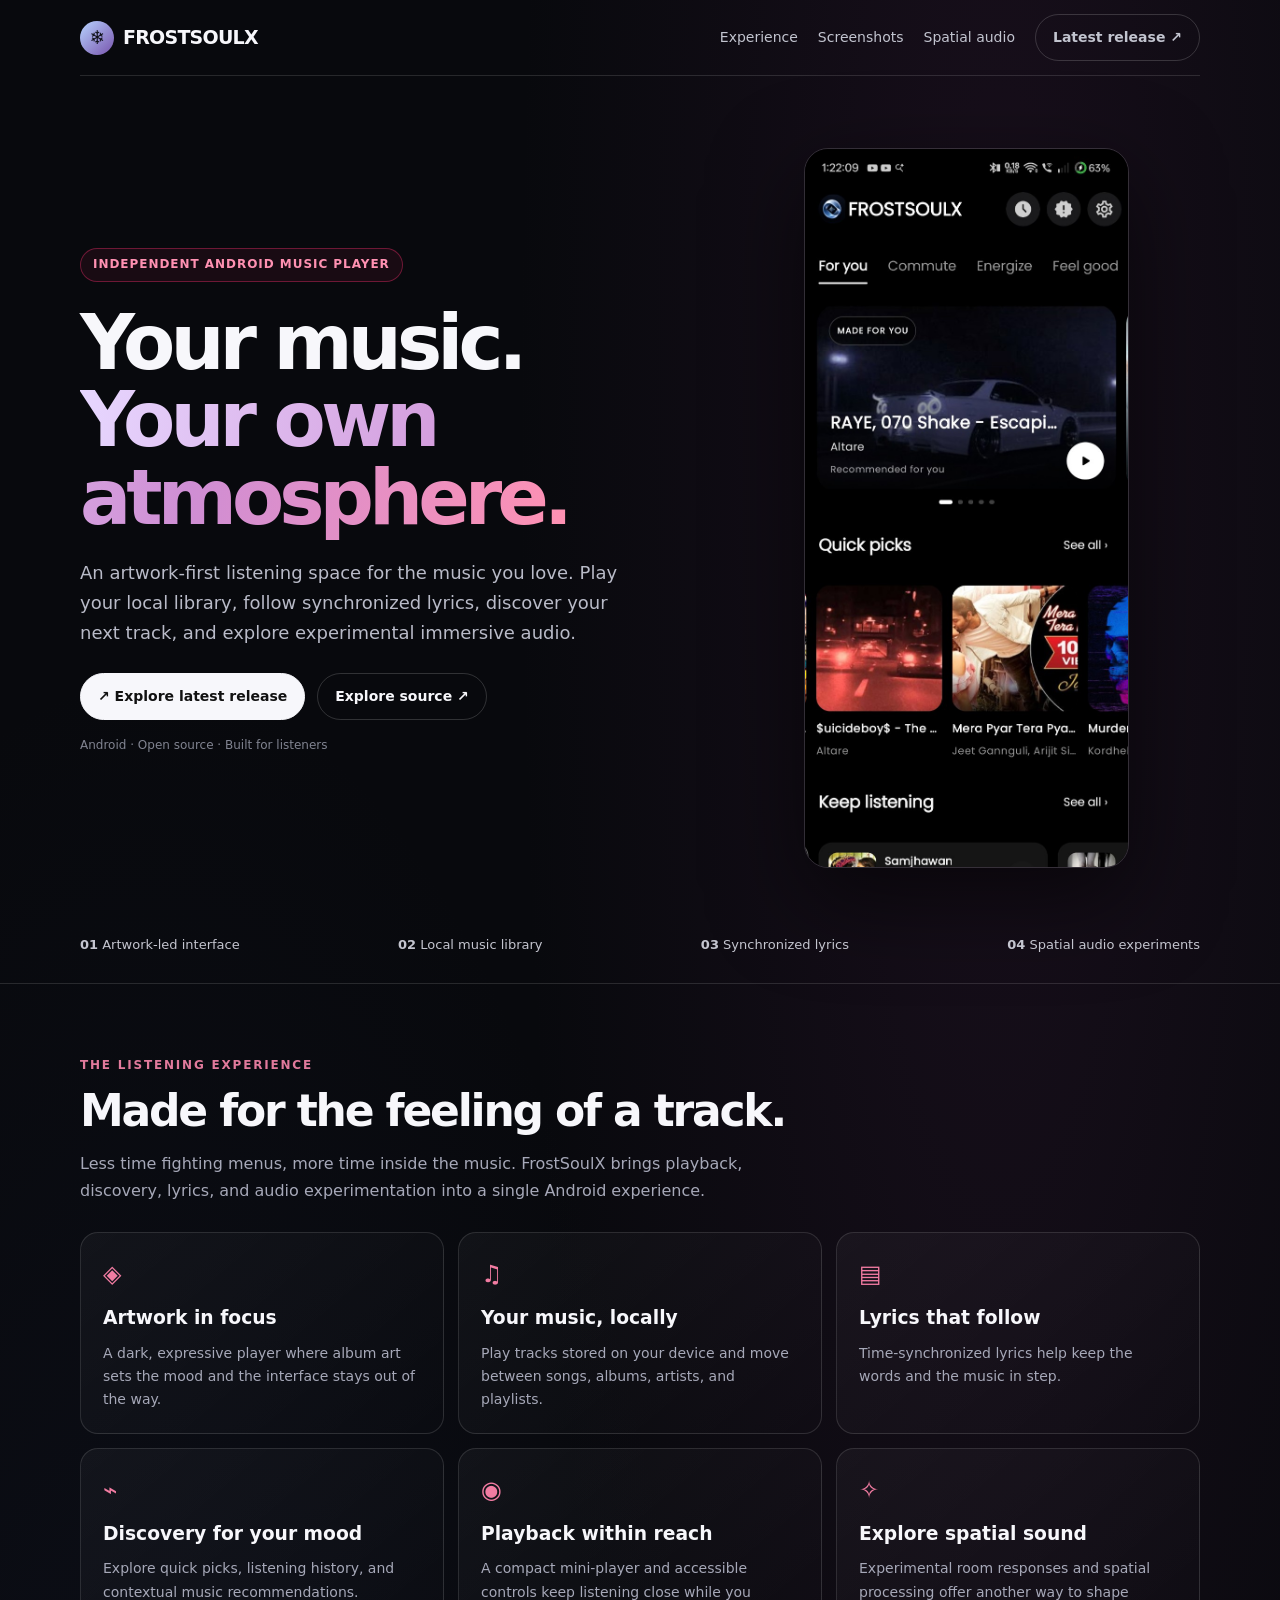
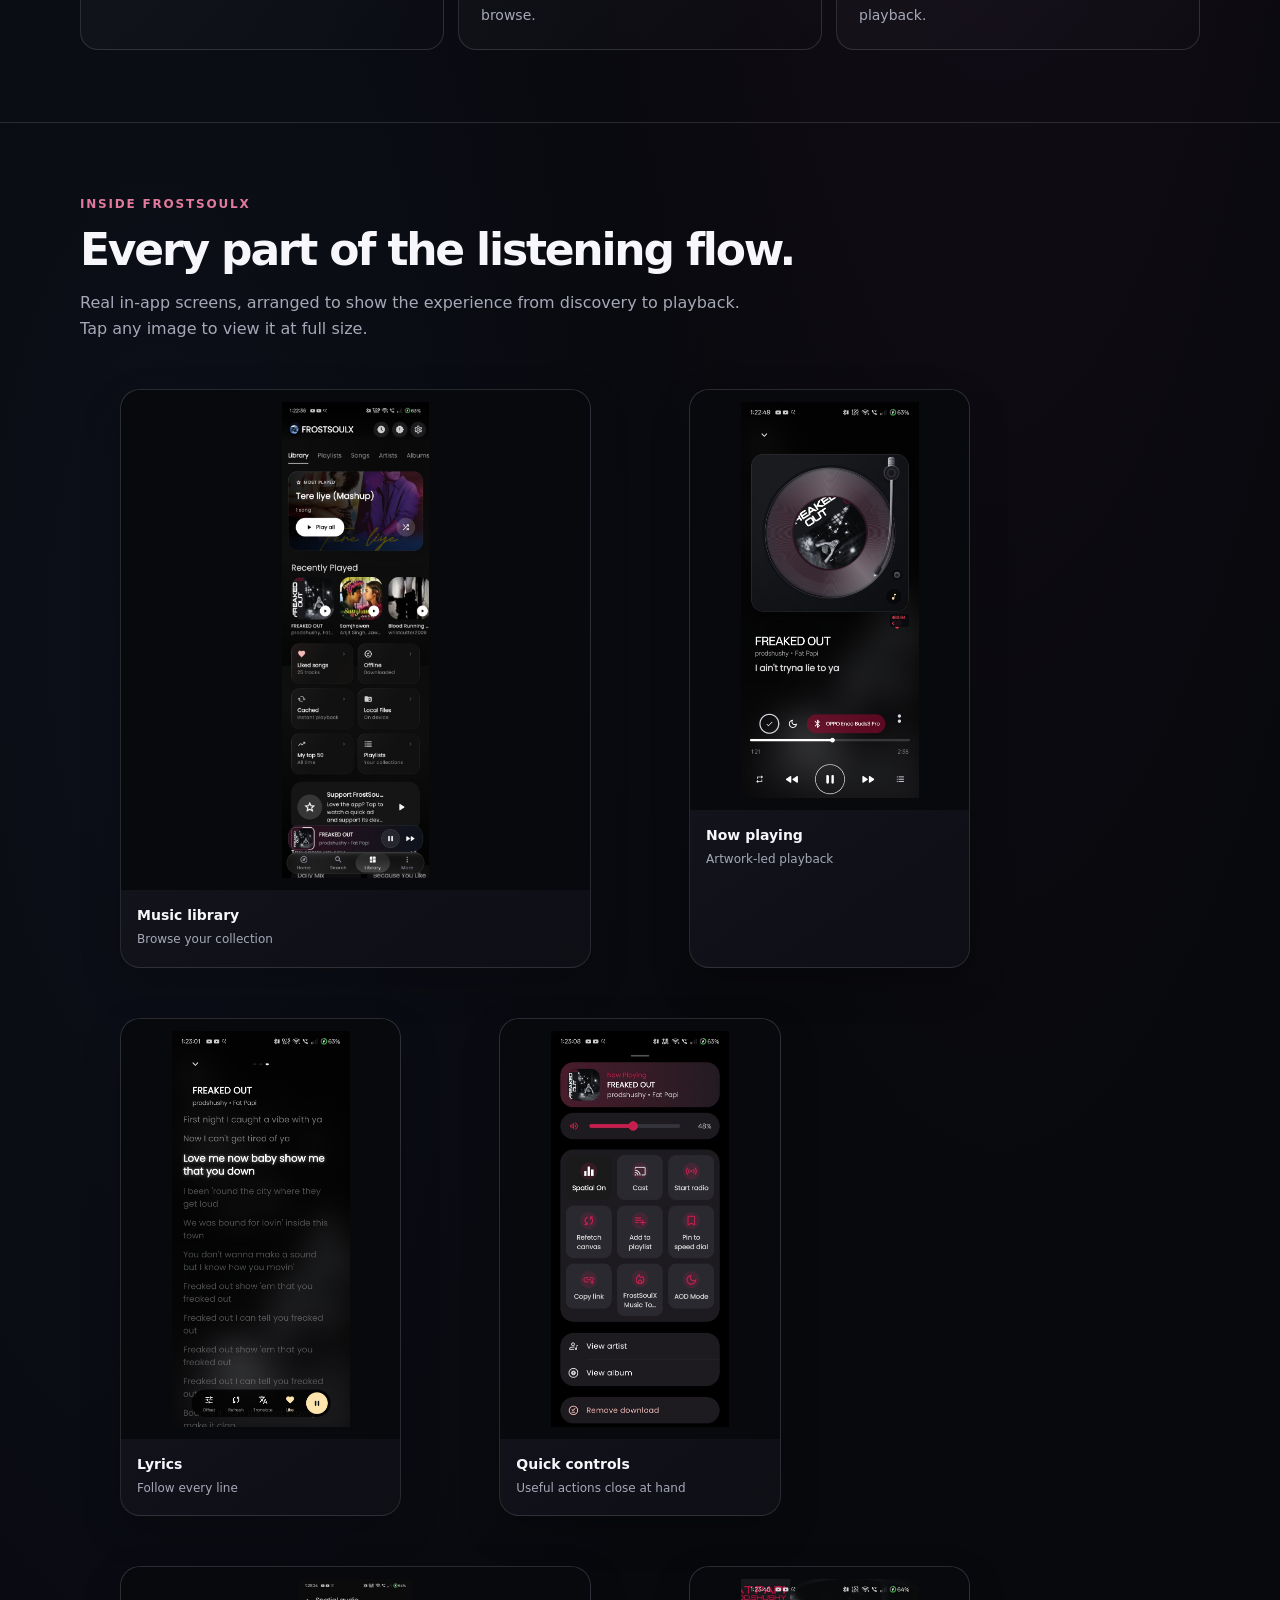
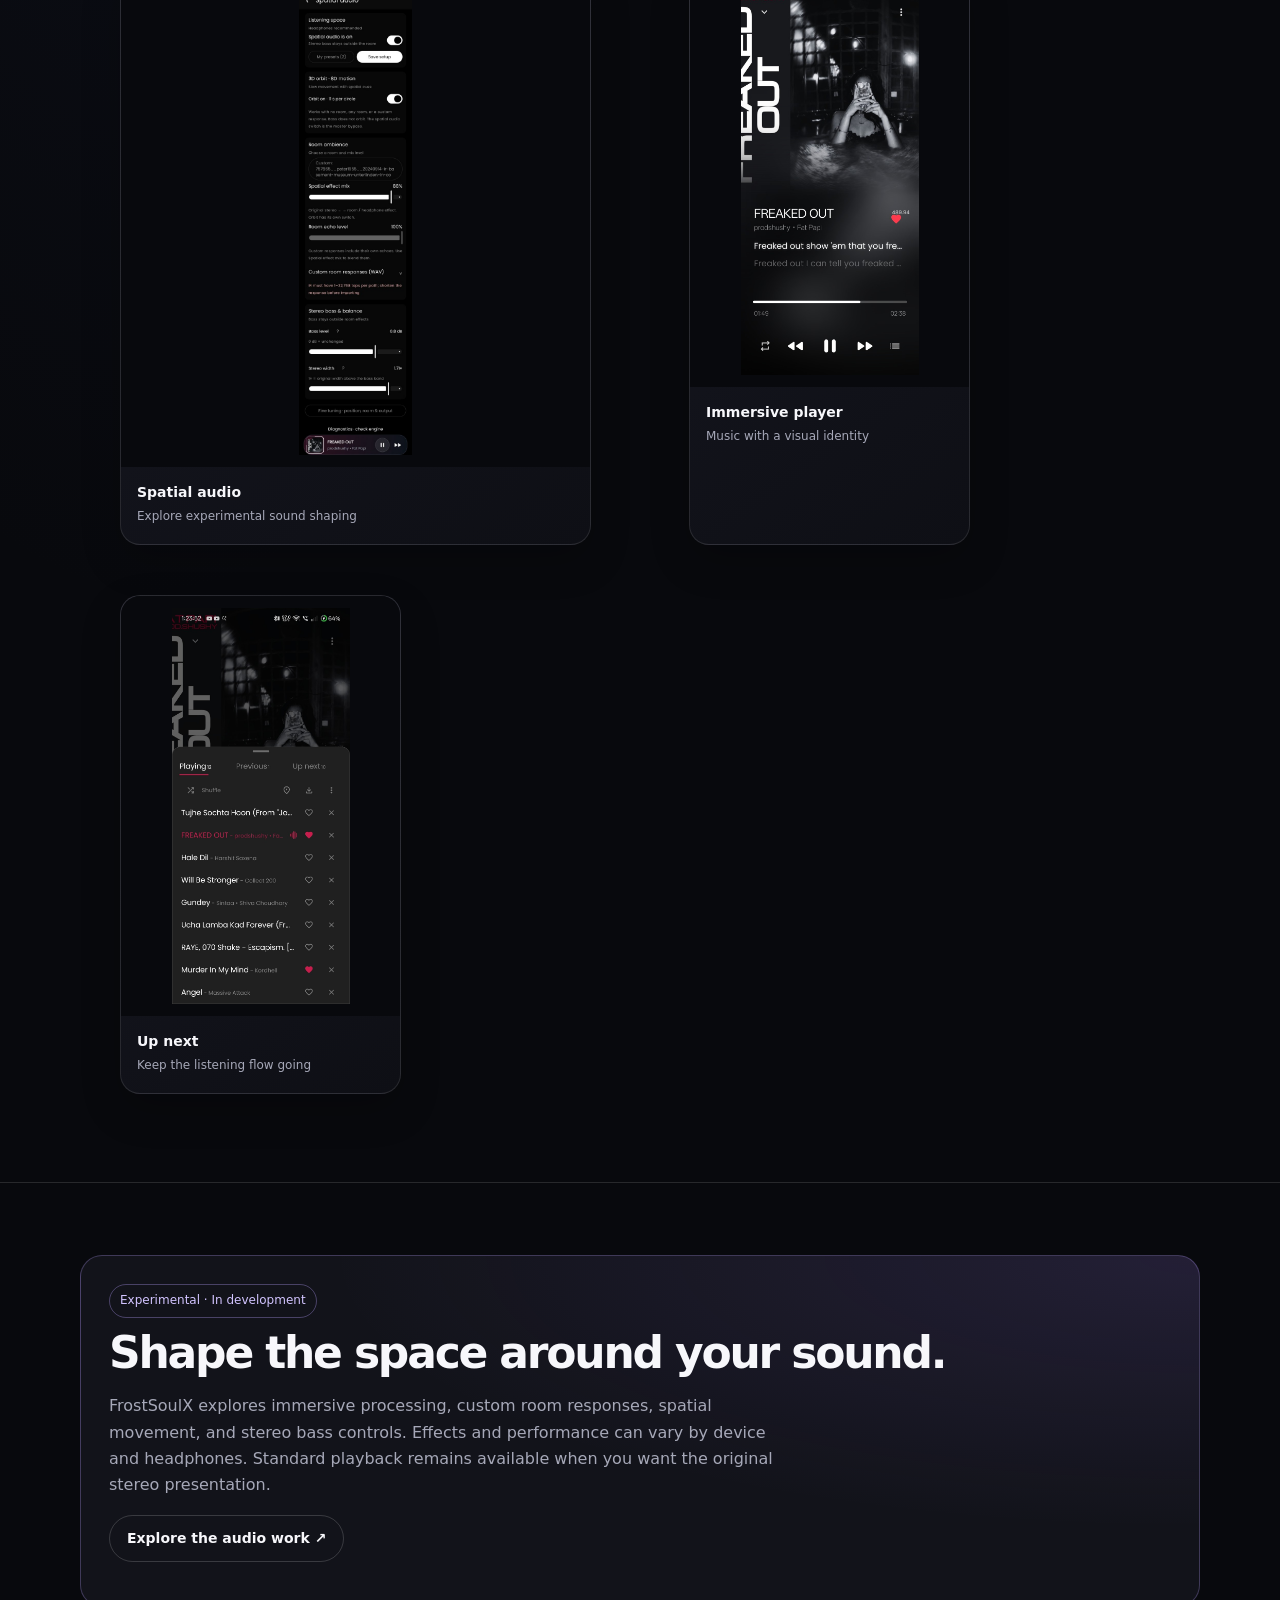
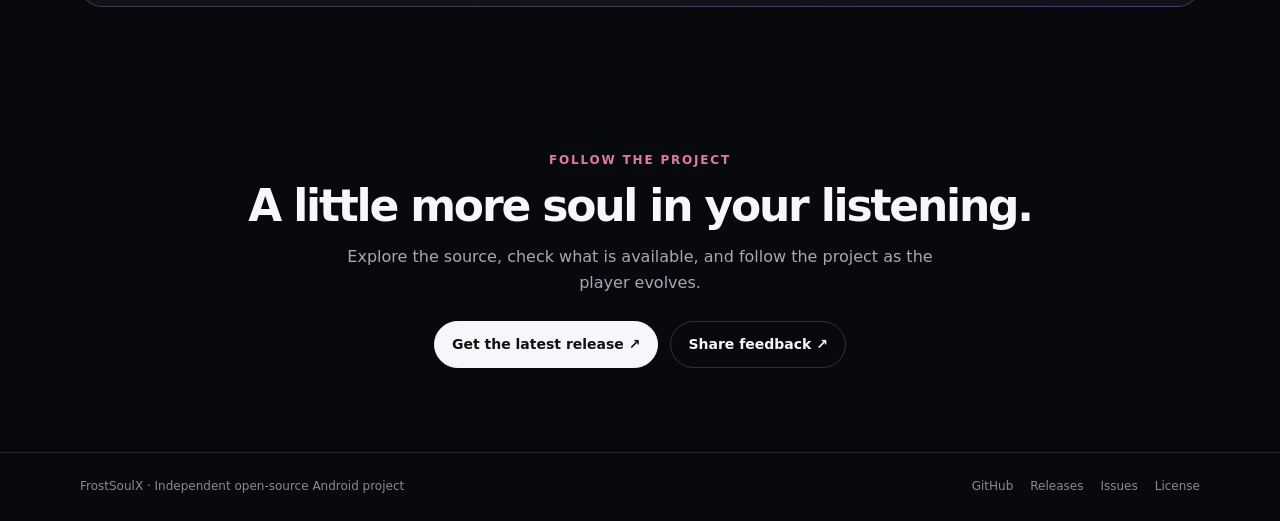
<file: docs/index.html>
<!doctype html>
<html lang="en"><head>
<meta charset="utf-8"><meta name="viewport" content="width=device-width, initial-scale=1"><meta name="theme-color" content="#08090d">
<meta name="description" content="FrostSoulX is an artwork-first Android music player with local music, synchronized lyrics, discovery, and experimental immersive audio.">
<meta name="google-site-verification" content="8Y84JR3piGQvK_CAvSaHhDNYs4A3dG6lFi178oMNzOs">
<meta property="og:title" content="FrostSoulX | Your music, your atmosphere"><meta property="og:description" content="An independent Android music player shaped around artwork, lyrics, discovery, and immersive listening.">
<meta property="og:image" content="https://raw.githubusercontent.com/sakuraDev31/frostsoulx/Main/docs/screenshots/191696.jpg"><meta property="og:type" content="website">
<title>FrostSoulX | Your music, your atmosphere</title>
<style>
:root{color-scheme:dark;--bg:#08090d;--panel:#11121a;--text:#f7f7fb;--muted:#a6a8b8;--pink:#cf285d;--lav:#bba0ff;--line:#ffffff20}
*{box-sizing:border-box}html{scroll-behavior:smooth}body{margin:0;background:radial-gradient(ellipse at 78% 8%,#49204740,transparent 34%),radial-gradient(ellipse at 12% 42%,#222c5130,transparent 36%),var(--bg);color:var(--text);font:16px/1.65 Inter,system-ui,-apple-system,"Segoe UI",sans-serif}.wrap{width:min(1120px,calc(100% - 36px));margin:auto}a{color:inherit;text-decoration:none}.nav{min-height:76px;display:flex;align-items:center;justify-content:space-between;border-bottom:1px solid var(--line);gap:18px}.brand{font-size:19px;font-weight:850;letter-spacing:-.04em}.brand b{display:inline-grid;place-items:center;width:34px;height:34px;margin-right:9px;border-radius:50%;background:linear-gradient(135deg,#b7d3ff,#7854ad);color:#10121a}.links{display:flex;gap:20px;align-items:center;color:#c2c4cf;font-size:14px}.btn{display:inline-flex;align-items:center;justify-content:center;border:1px solid #ffffff2a;border-radius:99px;padding:11px 17px;font-size:14px;font-weight:700;transition:transform .2s,border-color .2s}.btn:hover{transform:translateY(-2px);border-color:#cdbaff}.primary{background:#f7f7fb;color:#111;border-color:#f7f7fb}.hero{display:grid;grid-template-columns:1fr .78fr;gap:54px;align-items:center;padding:72px 0 48px}.tag{display:inline-block;border:1px solid #cf285d77;background:#cf285d16;color:#ff91b2;border-radius:99px;padding:6px 12px;font-size:12px;letter-spacing:.08em;text-transform:uppercase;font-weight:800}h1{font-size:clamp(44px,6vw,76px);letter-spacing:-.065em;line-height:1.02;margin:22px 0}h1 span{background:linear-gradient(100deg,#e7d7ff,#cf8ed4 55%,#ff91b2);background-clip:text;color:transparent}.lead{font-size:18px;color:#b9bbc8;max-width:560px;margin-bottom:26px}.buttons{display:flex;gap:12px;flex-wrap:wrap}.note{font-size:12px;color:#818491;margin-top:16px}.shot{max-width:400px;margin:auto}.shot img{display:block;width:100%;max-height:720px;object-fit:contain;border-radius:24px;border:1px solid #ffffff24;box-shadow:0 30px 90px #0009}.stats{display:flex;justify-content:space-between;gap:14px;flex-wrap:wrap;padding:18px 0 28px;color:#c4c5cf;font-size:13px}.section{padding:72px 0;border-top:1px solid var(--line)}.eyebrow{font-size:12px;letter-spacing:.15em;text-transform:uppercase;color:#e17a9c;font-weight:800}.section h2,.cta h2{font-size:clamp(30px,4vw,44px);letter-spacing:-.05em;line-height:1.12;margin:10px 0 14px}.sub{color:var(--muted);max-width:680px}.features{display:grid;grid-template-columns:repeat(3,1fr);gap:14px;margin-top:28px}.feature{padding:22px;border:1px solid var(--line);border-radius:18px;background:linear-gradient(140deg,#ffffff0a,#ffffff02)}.feature h3{margin:8px 0}.feature p{color:var(--muted);font-size:14px;margin:0}.symbol{font-size:24px;color:#f27ca2}.audio{padding:28px;border:1px solid #b7a0ff45;border-radius:22px;background:radial-gradient(ellipse at 100% 0%,#8c69df24,transparent 55%),#12131a}.pill{display:inline-block;border:1px solid #b7a0ff55;color:#d2c4ff;padding:6px 10px;border-radius:99px;font-size:12px}.gallery{display:grid;grid-template-columns:repeat(12,minmax(0,1fr));gap:18px;margin-top:30px}.gallery-card{grid-column:span 4;overflow:hidden;border:1px solid #ffffff1b;border-radius:20px;background:linear-gradient(145deg,#171822,#0e0f15);box-shadow:0 16px 40px #0003;transition:transform .22s,border-color .22s}.gallery-card:hover{transform:translateY(-5px);border-color:#bba0ff88}.gallery-card.wide{grid-column:span 6}.gallery-card a{display:block;height:100%}.gallery-card img{display:block;width:100%;height:420px;object-fit:contain;background:#08090d;padding:12px}.gallery-card.wide img{height:500px}.gallery-card figcaption{padding:14px 16px 17px;font-weight:700;font-size:14px}.gallery-card figcaption span{display:block;font-size:12px;color:var(--muted);font-weight:400;margin-top:3px}.cta{text-align:center;padding:72px 0 84px}.cta p{color:var(--muted);max-width:600px;margin:0 auto 24px}footer{border-top:1px solid var(--line);padding:24px 0;color:#898b97;font-size:12px}.foot{display:flex;justify-content:space-between;gap:15px;flex-wrap:wrap}.footlinks{display:flex;gap:17px;flex-wrap:wrap}
@media(max-width:760px){.nav{min-height:68px}.links{gap:10px}.links .optional{display:none}.hero{grid-template-columns:1fr;padding:48px 0;gap:32px}.hero-copy{text-align:center}.lead{margin-left:auto;margin-right:auto}.buttons{justify-content:center}.shot{max-width:330px}.features{grid-template-columns:repeat(2,1fr)}.section{padding:56px 0}.gallery{gap:10px}.gallery-card,.gallery-card.wide{grid-column:span 6}.gallery-card img,.gallery-card.wide img{height:340px;padding:8px}}
@media(max-width:450px){.wrap{width:calc(100% - 28px)}.brand{font-size:16px}.links{font-size:12px}.btn{padding:10px 13px;font-size:12px}.features{grid-template-columns:1fr}.hero{padding-top:42px}.gallery-card,.gallery-card.wide{grid-column:span 6;border-radius:14px}.gallery-card img,.gallery-card.wide img{height:245px;padding:5px}.gallery-card figcaption{font-size:12px;padding:10px}}
</style></head><body>
<header class="nav wrap"><a class="brand" href="#top"><b>❄</b>FROSTSOULX</a><nav class="links"><a class="optional" href="#experience">Experience</a><a class="optional" href="#screenshots">Screenshots</a><a href="#audio">Spatial audio</a><a class="btn" href="https://github.com/sakuraDev31/frostsoulx/releases/latest">Latest release ↗</a></nav></header>
<main id="top"><section class="hero wrap"><div class="hero-copy"><span class="tag">Independent Android music player</span><h1>Your music.<br><span>Your own atmosphere.</span></h1><p class="lead">An artwork-first listening space for the music you love. Play your local library, follow synchronized lyrics, discover your next track, and explore experimental immersive audio.</p><div class="buttons"><a class="btn primary" href="https://github.com/sakuraDev31/frostsoulx/releases/latest">↗ Explore latest release</a><a class="btn" href="https://github.com/sakuraDev31/frostsoulx">Explore source ↗</a></div><p class="note">Android · Open source · Built for listeners</p></div><a class="shot" href="screenshots/191696.jpg" aria-label="View FrostSoulX home screen"><img src="screenshots/191696.jpg" alt="FrostSoulX app home and music discovery screen"></a></section>
<div class="stats wrap"><span><strong>01</strong> Artwork-led interface</span><span><strong>02</strong> Local music library</span><span><strong>03</strong> Synchronized lyrics</span><span><strong>04</strong> Spatial audio experiments</span></div>
<section class="section" id="experience"><div class="wrap"><div class="eyebrow">The listening experience</div><h2>Made for the feeling of a track.</h2><p class="sub">Less time fighting menus, more time inside the music. FrostSoulX brings playback, discovery, lyrics, and audio experimentation into a single Android experience.</p><div class="features"><article class="feature"><div class="symbol">◈</div><h3>Artwork in focus</h3><p>A dark, expressive player where album art sets the mood and the interface stays out of the way.</p></article><article class="feature"><div class="symbol">♫</div><h3>Your music, locally</h3><p>Play tracks stored on your device and move between songs, albums, artists, and playlists.</p></article><article class="feature"><div class="symbol">▤</div><h3>Lyrics that follow</h3><p>Time-synchronized lyrics help keep the words and the music in step.</p></article><article class="feature"><div class="symbol">⌁</div><h3>Discovery for your mood</h3><p>Explore quick picks, listening history, and contextual music recommendations.</p></article><article class="feature"><div class="symbol">◉</div><h3>Playback within reach</h3><p>A compact mini-player and accessible controls keep listening close while you browse.</p></article><article class="feature"><div class="symbol">✧</div><h3>Explore spatial sound</h3><p>Experimental room responses and spatial processing offer another way to shape playback.</p></article></div></div></section>
<section class="section" id="screenshots"><div class="wrap"><div class="eyebrow">Inside FrostSoulX</div><h2>Every part of the listening flow.</h2><p class="sub">Real in-app screens, arranged to show the experience from discovery to playback. Tap any image to view it at full size.</p><div class="gallery">
<figure class="gallery-card wide"><a href="screenshots/191698.jpg"><img loading="lazy" src="screenshots/191698.jpg" alt="FrostSoulX music library screen"><figcaption>Music library<span>Browse your collection</span></figcaption></a></figure>
<figure class="gallery-card"><a href="screenshots/191700.jpg"><img loading="lazy" src="screenshots/191700.jpg" alt="FrostSoulX full player with record artwork"><figcaption>Now playing<span>Artwork-led playback</span></figcaption></a></figure>
<figure class="gallery-card"><a href="screenshots/191701.jpg"><img loading="lazy" src="screenshots/191701.jpg" alt="FrostSoulX synchronized lyrics screen"><figcaption>Lyrics<span>Follow every line</span></figcaption></a></figure>
<figure class="gallery-card"><a href="screenshots/191702.jpg"><img loading="lazy" src="screenshots/191702.jpg" alt="FrostSoulX playback actions and quick controls"><figcaption>Quick controls<span>Useful actions close at hand</span></figcaption></a></figure>
<figure class="gallery-card wide"><a href="screenshots/191705.jpg"><img loading="lazy" src="screenshots/191705.jpg" alt="FrostSoulX spatial audio settings"><figcaption>Spatial audio<span>Explore experimental sound shaping</span></figcaption></a></figure>
<figure class="gallery-card"><a href="screenshots/191706.jpg"><img loading="lazy" src="screenshots/191706.jpg" alt="FrostSoulX immersive player screen"><figcaption>Immersive player<span>Music with a visual identity</span></figcaption></a></figure>
<figure class="gallery-card"><a href="screenshots/191707.jpg"><img loading="lazy" src="screenshots/191707.jpg" alt="FrostSoulX playback queue"><figcaption>Up next<span>Keep the listening flow going</span></figcaption></a></figure>
</div></div></section>
<section class="section" id="audio"><div class="wrap"><div class="audio"><span class="pill">Experimental · In development</span><h2>Shape the space around your sound.</h2><p class="sub">FrostSoulX explores immersive processing, custom room responses, spatial movement, and stereo bass controls. Effects and performance can vary by device and headphones. Standard playback remains available when you want the original stereo presentation.</p><p><a class="btn" href="https://github.com/sakuraDev31/frostsoulx">Explore the audio work ↗</a></p></div></div></section>
<section class="cta wrap"><div class="eyebrow">Follow the project</div><h2>A little more soul in your listening.</h2><p>Explore the source, check what is available, and follow the project as the player evolves.</p><div class="buttons" style="justify-content:center"><a class="btn primary" href="https://github.com/sakuraDev31/frostsoulx/releases/latest">Get the latest release ↗</a><a class="btn" href="https://github.com/sakuraDev31/frostsoulx/issues">Share feedback ↗</a></div></section></main>
<footer><div class="wrap foot"><span>FrostSoulX · Independent open-source Android project</span><div class="footlinks"><a href="https://github.com/sakuraDev31/frostsoulx">GitHub</a><a href="https://github.com/sakuraDev31/frostsoulx/releases">Releases</a><a href="https://github.com/sakuraDev31/frostsoulx/issues">Issues</a><a href="https://github.com/sakuraDev31/frostsoulx/blob/Main/LICENSE">License</a></div></div></footer></body></html>
</file>
